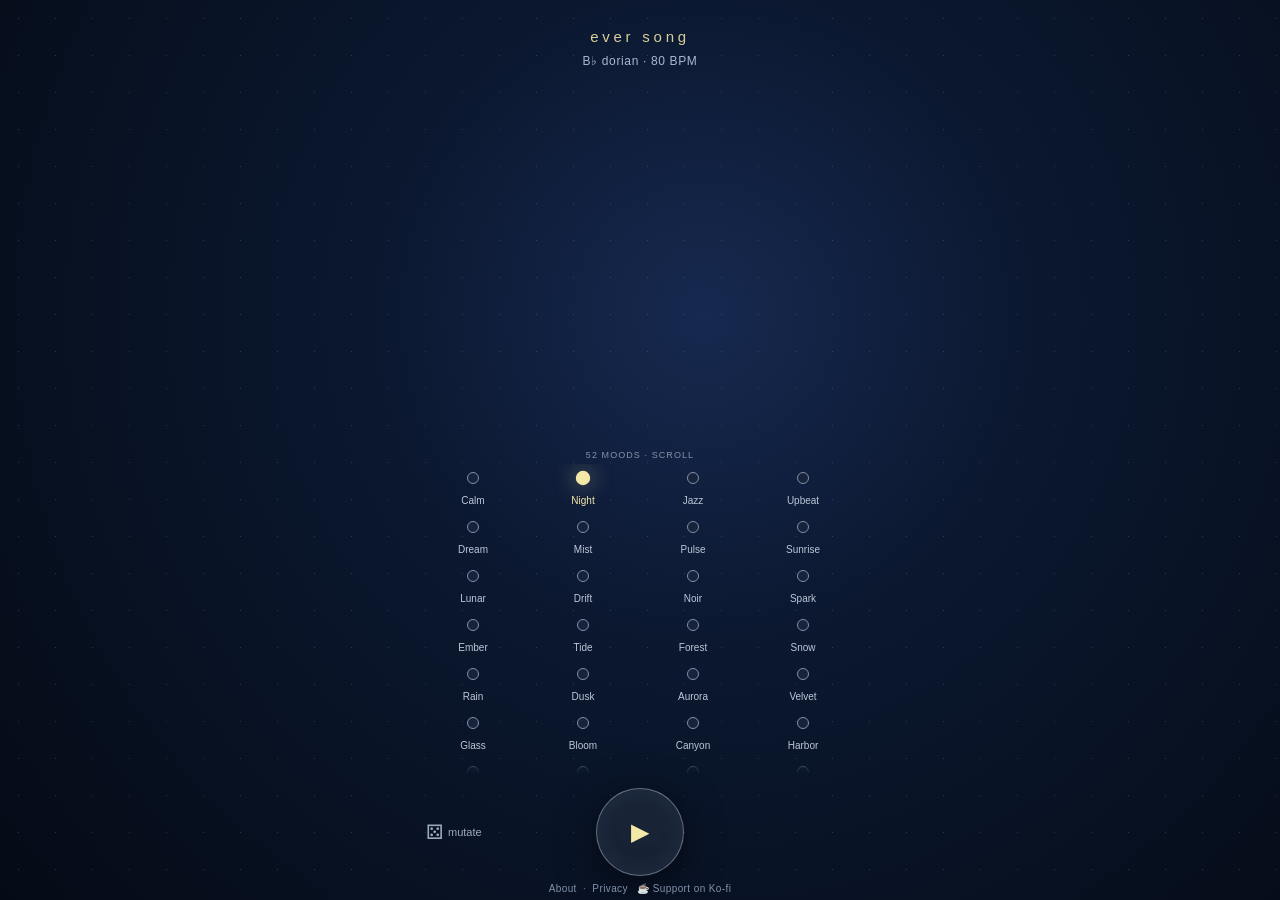
<file: index.html>
<!doctype html>
<html lang="en">
<head>
  <meta charset="utf-8">
  <meta name="viewport" content="width=device-width, initial-scale=1, viewport-fit=cover, user-scalable=no">
  <meta name="theme-color" content="#071225">
  <meta name="apple-mobile-web-app-capable" content="yes">
  <meta name="apple-mobile-web-app-status-bar-style" content="black-translucent">
  <meta name="apple-mobile-web-app-title" content="EverSong">
  <link rel="manifest" href="./manifest.json">
  <link rel="apple-touch-icon" href="./icons/icon-192.png">
  <link rel="stylesheet" href="./style.css">
  <title>EverSong</title>
</head>
<body>
  <canvas id="visual" aria-hidden="true"></canvas>
  <main>
    <header><h1>ever song</h1><p id="status" aria-live="polite"></p></header>
    <section class="controls" aria-label="Music controls">
      <p class="mood-hint">52 moods · scroll</p>
      <div class="moods" aria-label="Mood" tabindex="0">
        <button data-mood="calm" aria-pressed="false"><i></i>Calm</button>
        <button data-mood="night" aria-pressed="true"><i></i>Night</button>
        <button data-mood="jazz" aria-pressed="false"><i></i>Jazz</button>
        <button data-mood="upbeat" aria-pressed="false"><i></i>Upbeat</button>
        <button data-mood="dream" aria-pressed="false"><i></i>Dream</button>
        <button data-mood="mist" aria-pressed="false"><i></i>Mist</button>
        <button data-mood="pulse" aria-pressed="false"><i></i>Pulse</button>
        <button data-mood="sunrise" aria-pressed="false"><i></i>Sunrise</button>
        <button data-mood="lunar" aria-pressed="false"><i></i>Lunar</button>
        <button data-mood="drift" aria-pressed="false"><i></i>Drift</button>
        <button data-mood="noir" aria-pressed="false"><i></i>Noir</button>
        <button data-mood="spark" aria-pressed="false"><i></i>Spark</button>
        <button data-mood="ember" aria-pressed="false"><i></i>Ember</button><button data-mood="tide" aria-pressed="false"><i></i>Tide</button><button data-mood="forest" aria-pressed="false"><i></i>Forest</button><button data-mood="snow" aria-pressed="false"><i></i>Snow</button>
        <button data-mood="rain" aria-pressed="false"><i></i>Rain</button><button data-mood="dusk" aria-pressed="false"><i></i>Dusk</button><button data-mood="aurora" aria-pressed="false"><i></i>Aurora</button><button data-mood="velvet" aria-pressed="false"><i></i>Velvet</button>
        <button data-mood="glass" aria-pressed="false"><i></i>Glass</button><button data-mood="bloom" aria-pressed="false"><i></i>Bloom</button><button data-mood="canyon" aria-pressed="false"><i></i>Canyon</button><button data-mood="harbor" aria-pressed="false"><i></i>Harbor</button>
        <button data-mood="meadow" aria-pressed="false"><i></i>Meadow</button><button data-mood="cloud" aria-pressed="false"><i></i>Cloud</button><button data-mood="starlit" aria-pressed="false"><i></i>Starlit</button><button data-mood="echo" aria-pressed="false"><i></i>Echo</button>
        <button data-mood="orbit" aria-pressed="false"><i></i>Orbit</button><button data-mood="neon" aria-pressed="false"><i></i>Neon</button><button data-mood="copper" aria-pressed="false"><i></i>Copper</button><button data-mood="ivory" aria-pressed="false"><i></i>Ivory</button>
        <button data-mood="moss" aria-pressed="false"><i></i>Moss</button><button data-mood="ocean" aria-pressed="false"><i></i>Ocean</button><button data-mood="desert" aria-pressed="false"><i></i>Desert</button><button data-mood="frost" aria-pressed="false"><i></i>Frost</button>
        <button data-mood="lantern" aria-pressed="false"><i></i>Lantern</button><button data-mood="river" aria-pressed="false"><i></i>River</button><button data-mood="thunder" aria-pressed="false"><i></i>Thunder</button><button data-mood="breeze" aria-pressed="false"><i></i>Breeze</button>
        <button data-mood="solstice" aria-pressed="false"><i></i>Solstice</button><button data-mood="equinox" aria-pressed="false"><i></i>Equinox</button><button data-mood="comet" aria-pressed="false"><i></i>Comet</button><button data-mood="halo" aria-pressed="false"><i></i>Halo</button>
        <button data-mood="monsoon" aria-pressed="false"><i></i>Monsoon</button><button data-mood="twilight" aria-pressed="false"><i></i>Twilight</button><button data-mood="chapel" aria-pressed="false"><i></i>Chapel</button><button data-mood="arcade" aria-pressed="false"><i></i>Arcade</button>
        <button data-mood="voyage" aria-pressed="false"><i></i>Voyage</button><button data-mood="oasis" aria-pressed="false"><i></i>Oasis</button><button data-mood="phantom" aria-pressed="false"><i></i>Phantom</button><button data-mood="fiesta" aria-pressed="false"><i></i>Fiesta</button>
      </div>
      <div class="transport">
        <button id="mutate" aria-label="Mutate next phrase"><span>⚄</span> mutate</button>
        <button id="play" aria-label="Play music"><span>▶</span></button>
        <div class="spacer"></div>
      </div>
    </section>
  </main>
  <div id="toast" role="status">No sound? Check your device’s silent switch.</div>
  <footer class="app-footer">
    <a href="about.html">About</a> · <a href="privacy.html">Privacy</a>
  </footer>
  <script type="module" src="./js/main.js"></script>
</body>
</html>
</file>
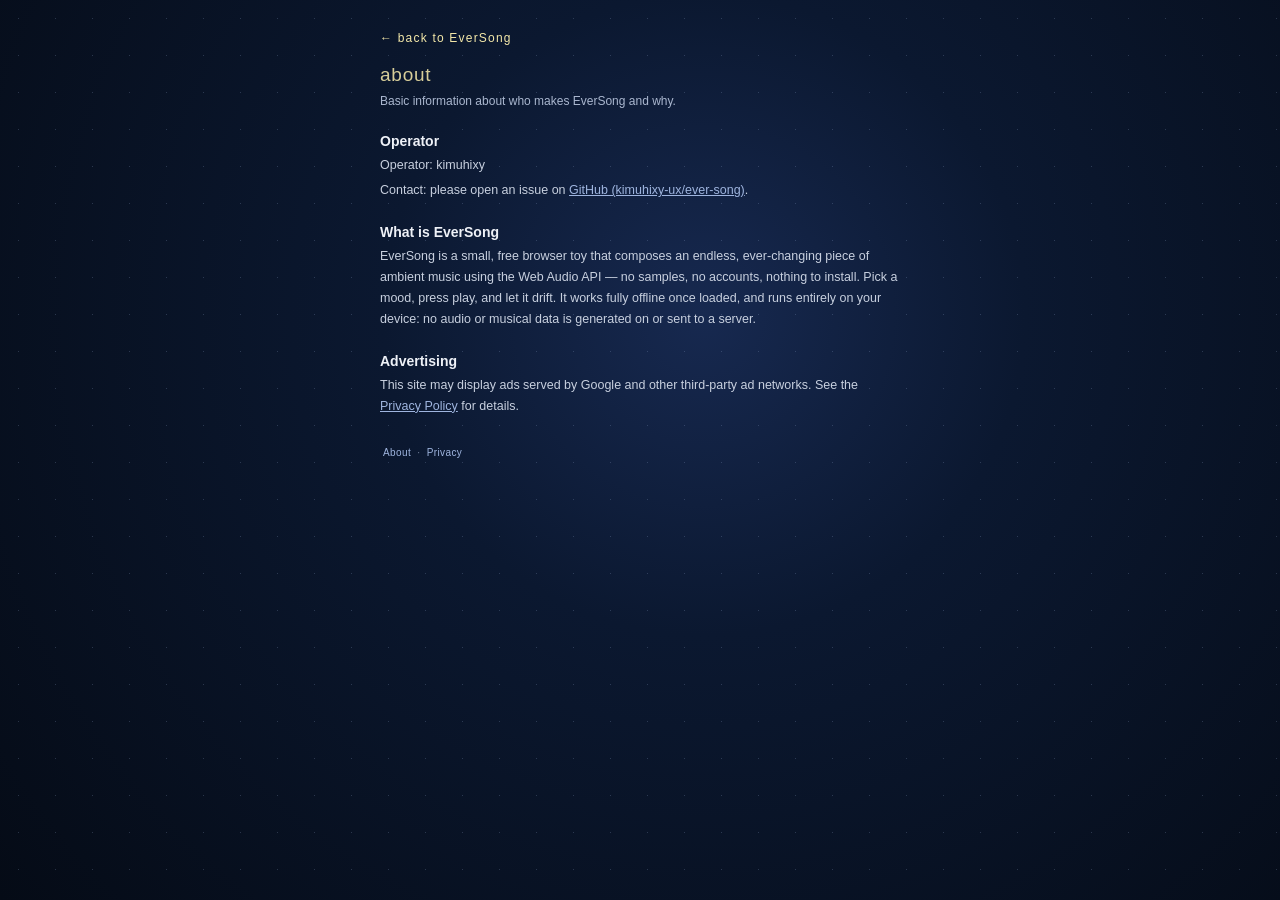
<file: about.html>
<!doctype html>
<html lang="en">
<head>
  <meta charset="utf-8">
  <meta name="viewport" content="width=device-width, initial-scale=1, viewport-fit=cover">
  <meta name="theme-color" content="#071225">
  <title>About | EverSong</title>
  <meta name="description" content="About EverSong, an endless generative ambient music toy.">
  <link rel="canonical" href="https://kimuhixy.com/ever-song/about.html">
  <link rel="manifest" href="./manifest.json">
  <link rel="apple-touch-icon" href="./icons/icon-192.png">
  <link rel="stylesheet" href="./style.css">
</head>
<body class="legal-page">
  <main>
    <header><a href="index.html">← back to EverSong</a></header>
    <h1>About</h1>
    <p class="lead">Basic information about who makes EverSong and why.</p>

    <h2>Operator</h2>
    <p>Operator: kimuhixy</p>
    <p>Contact: please open an issue on <a href="https://github.com/kimuhixy-ux/ever-song" target="_blank" rel="noopener">GitHub (kimuhixy-ux/ever-song)</a>.</p>

    <h2>What is EverSong</h2>
    <p>EverSong is a small, free browser toy that composes an endless, ever-changing piece of ambient music using the Web Audio API — no samples, no accounts, nothing to install. Pick a mood, press play, and let it drift. It works fully offline once loaded, and runs entirely on your device: no audio or musical data is generated on or sent to a server.</p>

    <h2>Advertising</h2>
    <p>This site may display ads served by Google and other third-party ad networks. See the <a href="privacy.html">Privacy Policy</a> for details.</p>

    <div class="app-footer">
      <a href="about.html">About</a> · <a href="privacy.html">Privacy</a>
    </div>
  </main>
  <script>if ("serviceWorker" in navigator) addEventListener("load", () => navigator.serviceWorker.register("./sw.js"));</script>
</body>
</html>
</file>
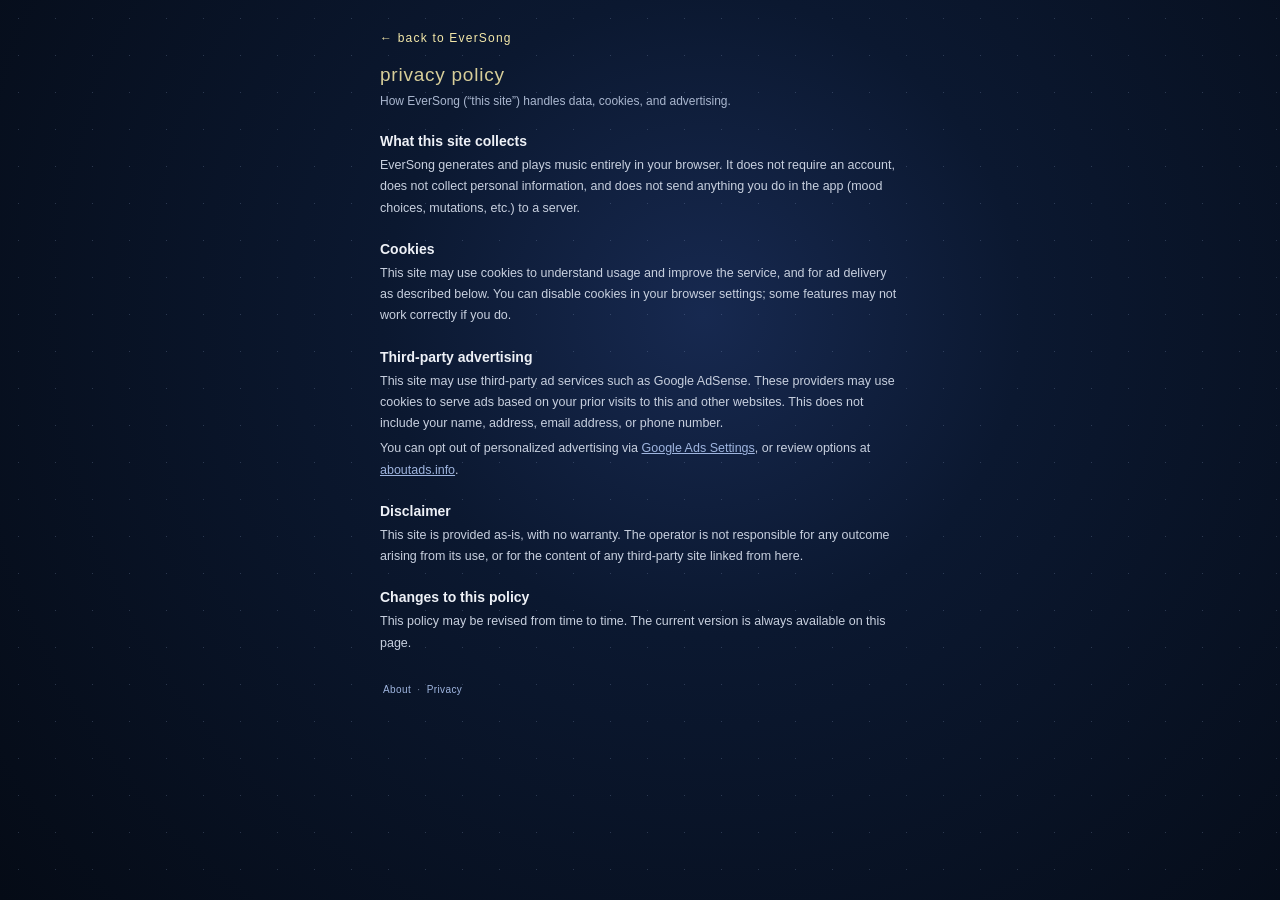
<file: privacy.html>
<!doctype html>
<html lang="en">
<head>
  <meta charset="utf-8">
  <meta name="viewport" content="width=device-width, initial-scale=1, viewport-fit=cover">
  <meta name="theme-color" content="#071225">
  <title>Privacy Policy | EverSong</title>
  <meta name="description" content="Privacy policy for EverSong.">
  <link rel="canonical" href="https://kimuhixy.com/ever-song/privacy.html">
  <link rel="manifest" href="./manifest.json">
  <link rel="apple-touch-icon" href="./icons/icon-192.png">
  <link rel="stylesheet" href="./style.css">
</head>
<body class="legal-page">
  <main>
    <header><a href="index.html">← back to EverSong</a></header>
    <h1>Privacy Policy</h1>
    <p class="lead">How EverSong (“this site”) handles data, cookies, and advertising.</p>

    <h2>What this site collects</h2>
    <p>EverSong generates and plays music entirely in your browser. It does not require an account, does not collect personal information, and does not send anything you do in the app (mood choices, mutations, etc.) to a server.</p>

    <h2>Cookies</h2>
    <p>This site may use cookies to understand usage and improve the service, and for ad delivery as described below. You can disable cookies in your browser settings; some features may not work correctly if you do.</p>

    <h2>Third-party advertising</h2>
    <p>This site may use third-party ad services such as Google AdSense. These providers may use cookies to serve ads based on your prior visits to this and other websites. This does not include your name, address, email address, or phone number.</p>
    <p>You can opt out of personalized advertising via <a href="https://adssettings.google.com/" target="_blank" rel="noopener">Google Ads Settings</a>, or review options at <a href="https://www.aboutads.info/choices/" target="_blank" rel="noopener">aboutads.info</a>.</p>

    <h2>Disclaimer</h2>
    <p>This site is provided as-is, with no warranty. The operator is not responsible for any outcome arising from its use, or for the content of any third-party site linked from here.</p>

    <h2>Changes to this policy</h2>
    <p>This policy may be revised from time to time. The current version is always available on this page.</p>

    <div class="app-footer">
      <a href="about.html">About</a> · <a href="privacy.html">Privacy</a>
    </div>
  </main>
  <script>if ("serviceWorker" in navigator) addEventListener("load", () => navigator.serviceWorker.register("./sw.js"));</script>
</body>
</html>
</file>
<file: style.css>
:root { color-scheme: dark; font-family: -apple-system, BlinkMacSystemFont, "Segoe UI", sans-serif; background: #071225; color: #eef1f7; }
* { box-sizing: border-box; -webkit-tap-highlight-color: transparent; }
html, body { width: 100%; min-height: 100%; margin: 0; overflow: hidden; touch-action: manipulation; }
body { min-height: 100dvh; background: radial-gradient(circle at 55% 35%, #172950 0, #0b1830 35%, #050b16 100%); }
body::after { content: ""; position: fixed; inset: 0; pointer-events: none; opacity: .23; background-image: radial-gradient(#9fb5df 0.6px, transparent 0.8px); background-size: 37px 37px; }
#visual { position: fixed; inset: 0; width: 100%; height: 100%; }
main { position: relative; z-index: 1; display: flex; min-height: 100dvh; flex-direction: column; justify-content: space-between; align-items: center; padding: max(28px, env(safe-area-inset-top)) max(20px, env(safe-area-inset-right)) max(22px, env(safe-area-inset-bottom)) max(20px, env(safe-area-inset-left)); }
header { text-align: center; letter-spacing: .04em; }
h1 { margin: 0; color: #f4e8a9; font-size: 15px; font-weight: 500; letter-spacing: .25em; text-transform: lowercase; opacity: .88; }
#status { min-height: 18px; margin: 9px 0 0; font-size: 12px; color: #aab7cf; }
.controls { width: min(100%, 440px); padding-bottom: 2px; }
.mood-hint { margin: 0 0 4px; color: #8593aa; font-size: 9px; letter-spacing: .12em; text-align: center; text-transform: uppercase; }
.moods { display: grid; grid-template-columns: repeat(4, minmax(0, 1fr)); gap: 5px 4px; width: 100%; max-height: min(42dvh, 310px); margin-bottom: 14px; padding: 3px 4px 12px 0; overflow-y: auto; overscroll-behavior: contain; scrollbar-color: #7183a855 transparent; scrollbar-width: thin; mask-image: linear-gradient(to bottom, #000 0, #000 calc(100% - 18px), transparent 100%); }
.moods::-webkit-scrollbar { width: 3px; }
.moods::-webkit-scrollbar-thumb { border-radius: 3px; background: #7183a855; }
button { min-width: 44px; min-height: 44px; border: 0; color: #bdc7d8; background: transparent; font: inherit; cursor: pointer; }
.moods button { width: 100%; display: grid; place-items: center; gap: 3px; padding: 1px 4px; font-size: 10px; }
.moods i { width: 12px; height: 12px; border: 1px solid #8291aa; border-radius: 50%; background: #17233a; transition: .25s ease; }
.moods button.selected { color: #f4e8a9; }
.moods button.selected i { border-color: #f4e8a9; background: #f4e8a9; box-shadow: 0 0 18px #f4e8a988; transform: scale(1.2); }
.transport { display: grid; grid-template-columns: 1fr 88px 1fr; align-items: center; }
#play { width: 88px; height: 88px; border: 1px solid #d8e1ef66; border-radius: 50%; background: #dae6f112; color: #f4e8a9; box-shadow: 0 8px 38px #0008, inset 0 0 26px #9eb8e412; font-size: 24px; backdrop-filter: blur(8px); transition: transform .15s, background .3s, box-shadow .3s; }
#play:active { transform: scale(.95); }
#play.playing { background: #8098ca24; box-shadow: 0 0 42px #7796d848, inset 0 0 24px #b4c9ef18; }
#play.playing span { font-size: 16px; opacity: .78; }
#mutate { justify-self: start; display: flex; align-items: center; gap: 5px; color: #9ba9bf; font-size: 11px; }
#mutate span { font-size: 20px; }
#mutate.queued { color: #f4e8a9; text-shadow: 0 0 12px #f4e8a9; }
.spacer { width: 44px; }
#toast { position: fixed; z-index: 4; left: 50%; bottom: calc(130px + env(safe-area-inset-bottom)); width: max-content; max-width: calc(100% - 40px); padding: 10px 14px; border: 1px solid #aab7cf33; border-radius: 20px; background: #071225dc; color: #c8d0df; font-size: 11px; opacity: 0; transform: translate(-50%, 8px); pointer-events: none; transition: .35s; }
#toast.show { opacity: 1; transform: translate(-50%, 0); }
@media (prefers-reduced-motion: reduce) { *, *::before, *::after { scroll-behavior: auto !important; transition-duration: .01ms !important; } }
@media (max-height: 620px) {
  main { padding-top: max(16px, env(safe-area-inset-top)); padding-bottom: max(12px, env(safe-area-inset-bottom)); }
  .moods { max-height: 34dvh; gap: 1px 4px; margin-bottom: 8px; }
  .moods button { min-height: 38px; }
  #play { width: 72px; height: 72px; }
  .transport { grid-template-columns: 1fr 72px 1fr; }
}

.app-footer { position: fixed; z-index: 2; left: 0; right: 0; bottom: max(6px, env(safe-area-inset-bottom)); text-align: center; font-size: 10px; letter-spacing: .04em; color: #6f7d96; pointer-events: none; }
.app-footer a, .app-footer .footer-donate { pointer-events: auto; color: #8291aa; text-decoration: none; margin: 0 3px; }
.app-footer a:hover, .app-footer .footer-donate:hover { color: #aab7cf; }

body.legal-page { overflow: auto; height: auto; }
body.legal-page main { display: block; min-height: auto; max-width: 560px; margin: 0 auto; padding: max(28px, env(safe-area-inset-top)) 20px 70px; text-align: left; }
body.legal-page header { text-align: left; margin-bottom: 6px; }
body.legal-page header a { color: #f4e8a9; text-decoration: none; font-size: 12px; letter-spacing: .1em; }
body.legal-page h1 { font-size: 19px; margin: 18px 0 6px; color: #f4e8a9; letter-spacing: .04em; }
body.legal-page .lead { color: #aab7cf; font-size: 12px; margin: 0 0 22px; line-height: 1.6; }
body.legal-page h2 { font-size: 14px; color: #eef1f7; margin: 22px 0 6px; }
body.legal-page p { font-size: 12.5px; line-height: 1.7; color: #c8d0df; margin: 0 0 4px; }
body.legal-page a { color: #9fb5df; }
body.legal-page .app-footer { position: static; margin-top: 30px; text-align: left; font-size: 10px; }
</file>
